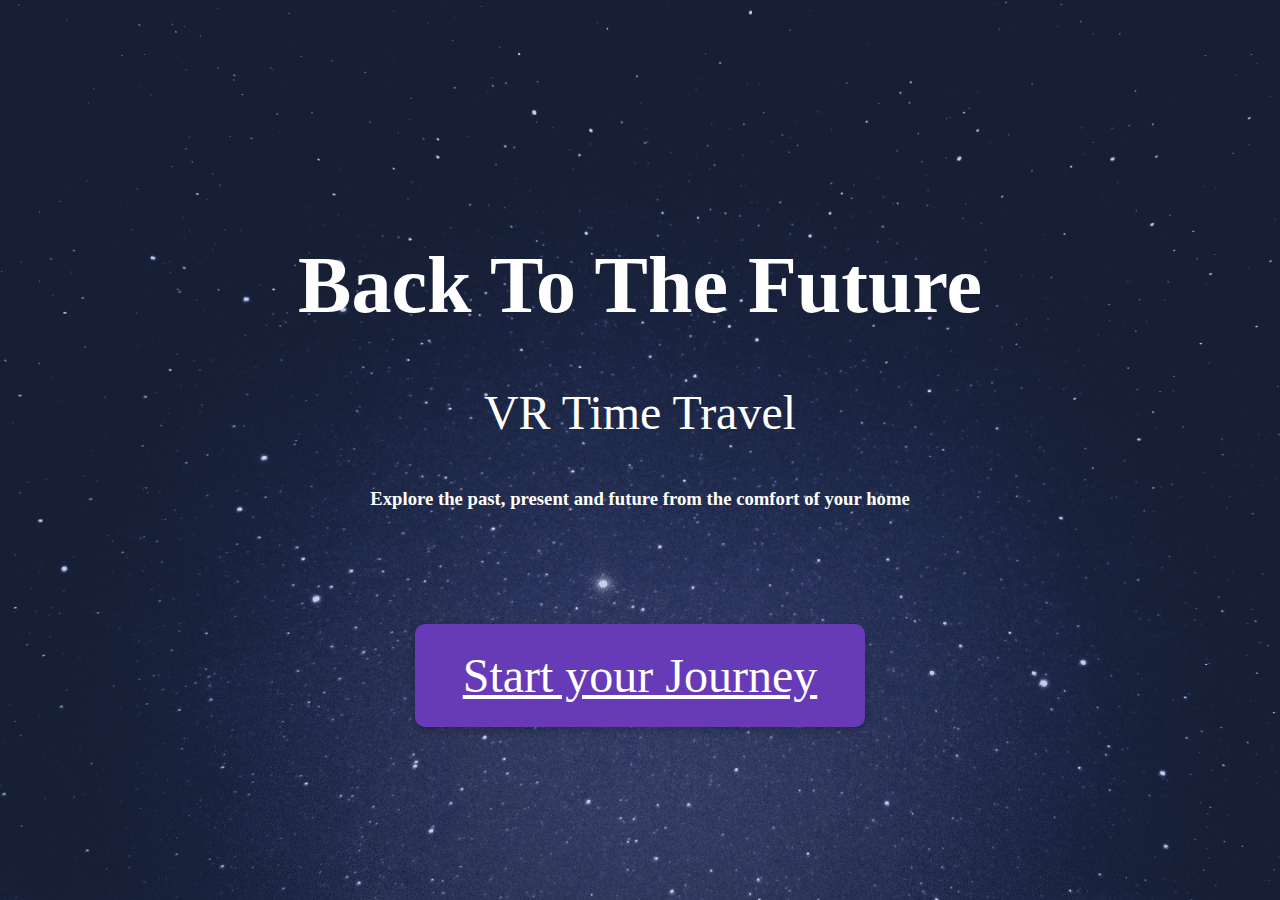
<file: index.htm>
<!doctype html>
<html lang="en">
    <head>
        <title>Welcome</title>
        <!-- Required meta tags -->
        <meta charset="utf-8" />
        <meta
            name="viewport"
            content="width=device-width, initial-scale=1, shrink-to-fit=no"
        />

        <!-- Bootstrap CSS v5.2.1 -->
        <link
            href="https://cdn.jsdelivr.net/npm/bootstrap@5.3.2/dist/css/bootstrap.min.css"
            rel="stylesheet"
            integrity="sha384-T3c6CoIi6uLrA9TneNEoa7RxnatzjcDSCmG1MXxSR1GAsXEV/Dwwykc2MPK8M2HN"
            crossorigin="anonymous"
        />
        <link href="./default.css"  rel="stylesheet" />
    </head>

    <body>
        <header>
            <!-- place navbar here -->
        </header>
        <main class="container">
            <h1 style="margin-top: 3em;">Back To The Future</h1>
            <h2>VR Time Travel</h2>
            <h3 >Explore the past, present and future from the comfort of your home</h3>
            <div class="button-container">
                <a href="signIn.html" class="btn start-button" style="margin-top: 2em;">Start your Journey</a>
            </div>
        </main>
        <footer>
            <!-- place footer here -->
        </footer>
        <!-- Bootstrap JavaScript Libraries -->
        <script src="https://cdn.jsdelivr.net/npm/@popperjs/core@2.11.8/dist/umd/popper.min.js"
            integrity="sha384-I7E8VVD/ismYTF4hNIPjVp/Zjvgyol6VFvRkX/vR+Vc4jQkC+hVqc2pM8ODewa9r"
            crossorigin="anonymous"></script>
        <script src="https://cdn.jsdelivr.net/npm/bootstrap@5.3.2/dist/js/bootstrap.min.js"
            integrity="sha384-BBtl+eGJRgqQAUMxJ7pMwbEyER4l1g+O15P+16Ep7Q9Q+zqX6gSbd85u4mG4QzX+"
            crossorigin="anonymous"></script>
    </body>
    </html>
</file>
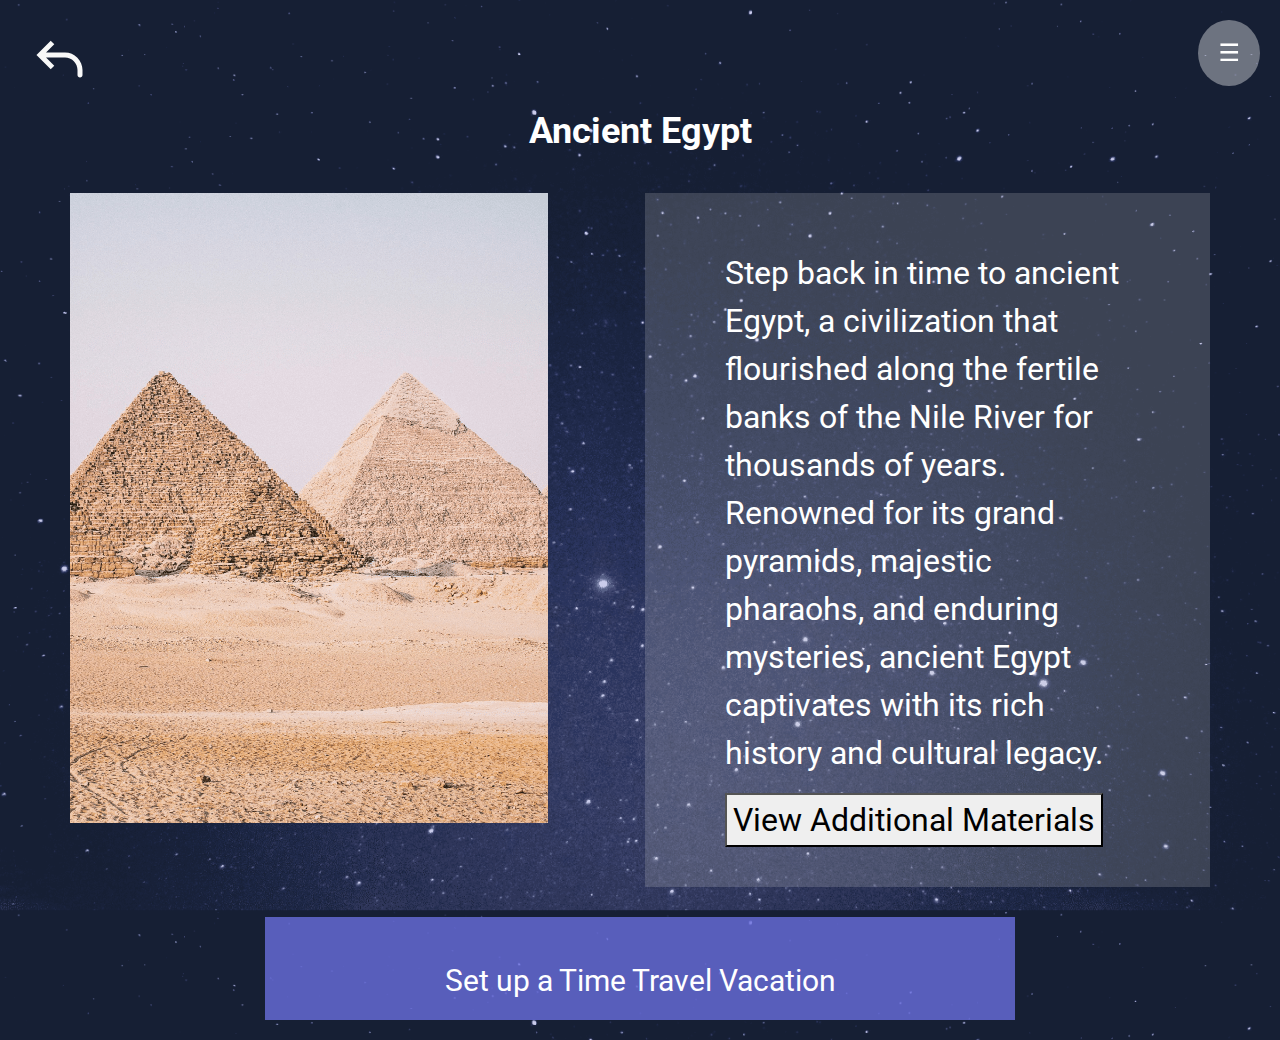
<file: index.html>
<!DOCTYPE html>
<!DOCTYPE html>
<html lang="en">
<head>
    <link href='https://fonts.googleapis.com/css?family=Roboto' rel='stylesheet'>
    <meta charset="UTF-8">
    <meta name="viewport" content="width=device-width, initial-scale=1.0">
    <title>Info</title>
    <link href="https://cdn.jsdelivr.net/npm/bootstrap@5.3.3/dist/css/bootstrap.min.css" rel="stylesheet" integrity="sha384-QWTKZyjpPEjISv5WaRU9OFeRpok6YctnYmDr5pNlyT2bRjXh0JMhjY6hW+ALEwIH" crossorigin="anonymous">
    <link href="./index.css"  rel="stylesheet" />
    <link rel="stylesheet" href="experience.css">
</head>
<body>

    <div class="floating-menu">
        <a href="#" class="menu-button">☰</a>
        <ul class="menu-list">
          <li><a href="Home.html">Home</a></li>
          <li><a href="History.html">History</a></li>
          <li><a href="Time.html">Favourites</a></li>
          <li><a href="profile.html">Profile</a></li>
        </ul>
      </div>
      <div id="moved-piece-container">
        <img src="public/external/letsiconsback2151-6au4.svg"
            alt="letsiconsback2151"
            class="infohub-letsiconsback img-fluid"/>
    </div>
  <div class="container">
    <div class="row ">
        <h1 class="text-center">Ancient Egypt</h1> <!-- Title centered -->
    </div>
    <div class="row col-no-gutters">
        <div class="col" style="padding: 0;">
            <img src="public/external/Pyramid.png" alt="Pyramid Image" class="img-fluid"> <!-- Image column -->
        </div>
        <div class="col" style="padding: 0;">
            <div class="decp-text">
            <div class="info-details mt-3">
                <p>
                    Step back in time to ancient Egypt, a civilization that flourished along the fertile banks of the Nile River for thousands of years. 
                    Renowned for its grand pyramids, majestic pharaohs, and enduring mysteries, ancient Egypt captivates with its rich history and cultural legacy.
                </p>
            </div>
            <button class="Additonal-button">
                <span class="addiotnal-text"><span>View Additional Materials</span></span>
            </button>
            </div>
        </div>
    </div>
    
  </div>
  <div class="Save-button"> <!-- Centered button -->
    <button class="Explore-button">
        <span class="Explore-text"><span>Set up a Time Travel Vacation</span></span>
    </button>
</div>

<script src="script.js"></script>
</body>
</html>
</file>
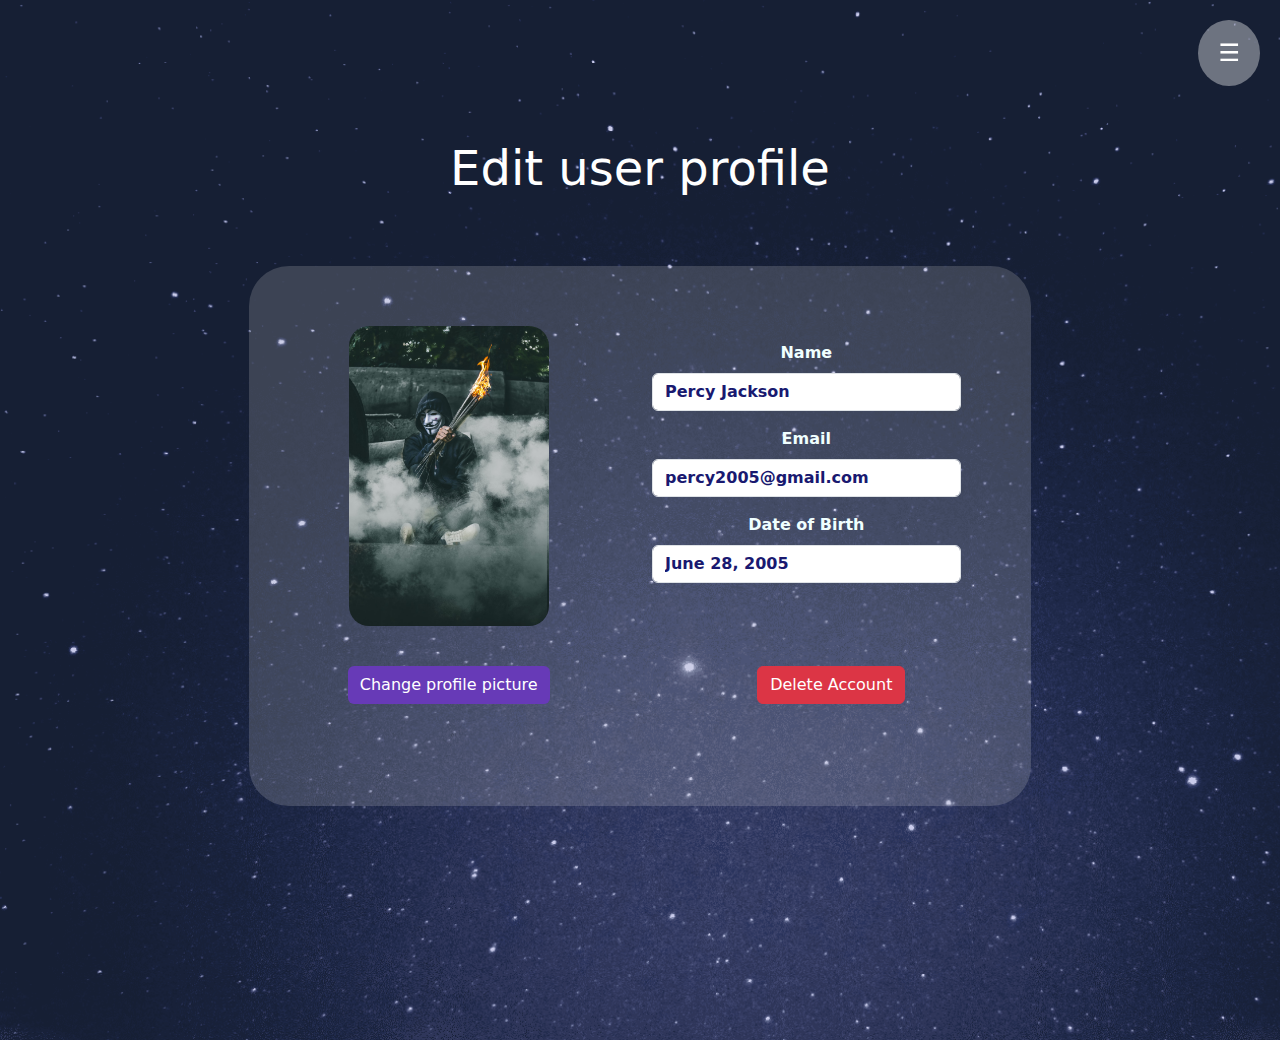
<file: editProfile.html>
<!DOCTYPE html>
<html lang="en">
<head>
    <link href='https://fonts.googleapis.com/css?family=Roboto' rel='stylesheet'>
    <meta charset="UTF-8">
    <meta name="viewport" content="width=device-width, initial-scale=1.0">
    <title>Edit Profile</title>
    <link href="https://cdn.jsdelivr.net/npm/bootstrap@5.3.3/dist/css/bootstrap.min.css" rel="stylesheet" integrity="sha384-QWTKZyjpPEjISv5WaRU9OFeRpok6YctnYmDr5pNlyT2bRjXh0JMhjY6hW+ALEwIH" crossorigin="anonymous">
    <link href="./History.css"  rel="stylesheet" />
    <link rel="stylesheet" href="editProfile.css">
    <link rel="stylesheet" href="default.css">
</head>
<body>

    <div class="floating-menu">
        <a href="#" class="menu-button">☰</a>
        <ul class="menu-list">
          <li><a href="Home.html">Home</a></li>
          <li><a href="History.html">History</a></li>
          <li><a href="">Favourites</a></li>
          <li><a href="profile.html">Profile</a></li>
        </ul>
      </div>

<div class="container">
    <h2>Edit user profile</h2> 
    
    <div class="container-time2">
        
        <div class="row">
            <div class="col">
                <img src="public\external\profile.avif" alt="Description of the image" class="img-profile">
            </div>
            <div class="col">
                <form class="frm">
                    <div class="mb-3">
                      <label for="userName" class="form-label">Name</label>
                      <input type="text" class="form-control" id="userName" value="Percy Jackson">
                    </div>
                    <div class="mb-3">
                      <label for="userEmail" class="form-label">Email</label>
                      <input type="email" class="form-control" id="userEmail" value="percy2005@gmail.com">
                    </div>
                    <div class="mb-3">
                      <label for="userDob" class="form-label">Date of Birth</label>
                      <input type="text" class="form-control" id="userDob" value="June 28, 2005">
                    </div>
                  </form>
            </div>
        </div>

        <div class="row">
            <div class="col" style="display: flex; justify-content: space-evenly;">
                <button class="btn btn-primary " type="button" style="background-color: #673AB7; border: none;">Change profile picture</button>
            </div>
            <div class="col">
                <a href="signUp.html" class="btn btn-danger" type="button" >Delete Account</a>
            </div>
        </div>

    </div>
    
</div>

<script src="https://cdn.jsdelivr.net/npm/bootstrap@5.3.3/dist/js/bootstrap.bundle.min.js" integrity="sha384-YvpcrYf0tY3lHB60NNkmXc5s9fDVZLESaAA55NDzOxhy9GkcIdslK1eN7N6jIeHz" crossorigin="anonymous"></script>
<script src="script.js"></script>
</body>
</html>
</file>
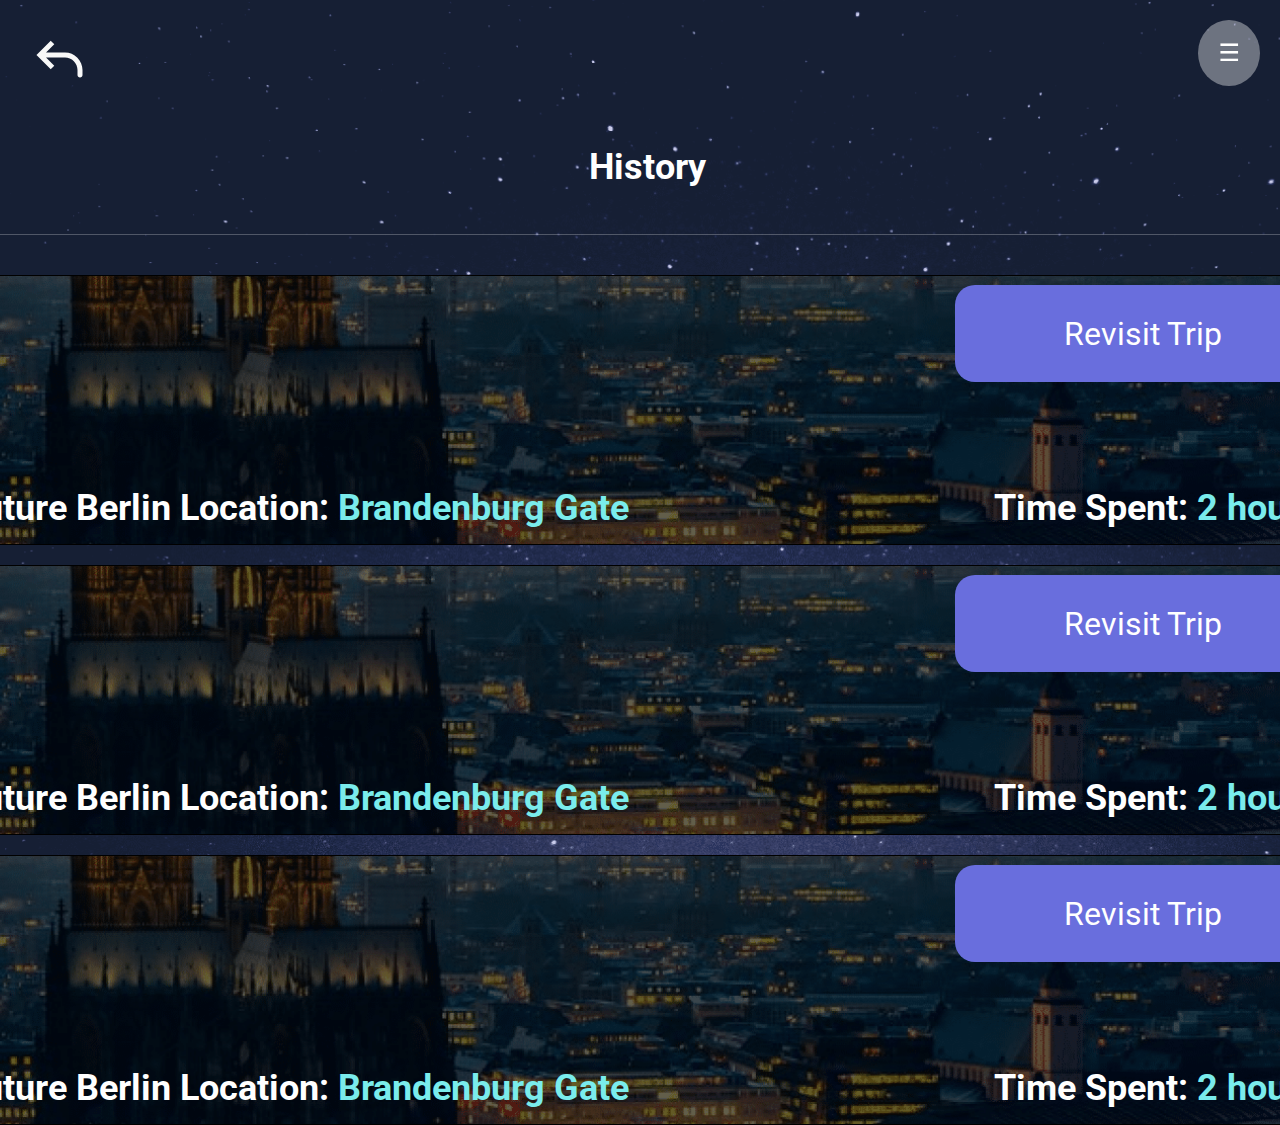
<file: History.html>
<!DOCTYPE html>
<html lang="en">
<head>
    <link href='https://fonts.googleapis.com/css?family=Roboto' rel='stylesheet'>
    <meta charset="UTF-8">
    <meta name="viewport" content="width=device-width, initial-scale=1.0">
    <title>History</title>
    <link href="https://cdn.jsdelivr.net/npm/bootstrap@5.3.3/dist/css/bootstrap.min.css" rel="stylesheet" integrity="sha384-QWTKZyjpPEjISv5WaRU9OFeRpok6YctnYmDr5pNlyT2bRjXh0JMhjY6hW+ALEwIH" crossorigin="anonymous">
    <link href="./History.css"  rel="stylesheet" />
    <link href="./default.css"  rel="stylesheet" />
   
</head>
<body>

    <div class="floating-menu">
        <a href="#" class="menu-button">☰</a>
        <ul class="menu-list">
          <li><a href="Home.html">Home</a></li>
          <li><a href="History.html">History</a></li>
          <li><a href="">Favourites</a></li>
          <li><a href="profile.html">Profile</a></li>
        </ul>
      </div>

        <div class="container">
        
            <div class="history-heading">
                <div id="moved-piece-container">
                    <img src="public/external/letsiconsback2151-6au4.svg"
                        alt="letsiconsback2151"
                        class="infohub-letsiconsback img-fluid"/>
                </div>
            
                <img   src="public/external/searchsmall2038-fgpk.svg" alt="Icon Left" class="history-icon-left">
                <span class="history-title">History</span>
                <img   src="public/external/dictationi2038-rpop.svg" alt="Icon Right" class="history-icon-right">

            </div>
            <hr class="white-line"> <!-- Adding the white line here -->
            <div class="row">
                <div class="col">
                    <div class="container-Frame">
                        <button class="history-button">
                            <span class="history-text"><span>Revisit Trip</span></span>
                        </button>
                        <span class="history-text01">
                            <span class="history-text011">Future Berlin Location:</span>
                            <span class="Color-History">Brandenburg Gate</span>
                        </span>
                        <span class="history-text02">
                            <span class="history-text21">Time Spent:</span>
                            <span class="Color-History">2 hours</span>
                        </span>
                    </div>
                </div>
            </div>
        <div class="row">
            <div class="col">
                <div class="container-Frame">
                    <button class="history-button">
                        <span class="history-text"><span>Revisit Trip</span></span>
                    </button>
                    <span class="history-text01">
                        <span class="history-text011">Future Berlin Location:</span>
                        <span class="Color-History">Brandenburg Gate</span>
                    </span>
                    <span class="history-text02">
                        <span class="history-text21">Time Spent:</span>
                        <span class="Color-History">2 hours</span>
                    </span>
                </div>
            </div>
        </div>
        <div class="row">
            <div class="col">
                <div class="container-Frame">
                    <button class="history-button">
                        <span class="history-text"><span>Revisit Trip</span></span>
                    </button>
                    <span class="history-text01">
                        <span class="history-text011">Future Berlin Location:</span>
                        <span class="Color-History">Brandenburg Gate</span>
                    </span>
                    <span class="history-text02">
                        <span class="history-text21">Time Spent:</span>
                        <span class="Color-History">2 hours</span>
                    </span>
                </div>
            </div>
        </div>
    </div>

    <script src="https://cdn.jsdelivr.net/npm/bootstrap@5.3.3/dist/js/bootstrap.bundle.min.js" integrity="sha384-YvpcrYf0tY3lHB60NNkmXc5s9fDVZLESaAA55NDzOxhy9GkcIdslK1eN7N6jIeHz" crossorigin="anonymous"></script>

    <script src="script.js"></script>
</body>
</html>
</file>
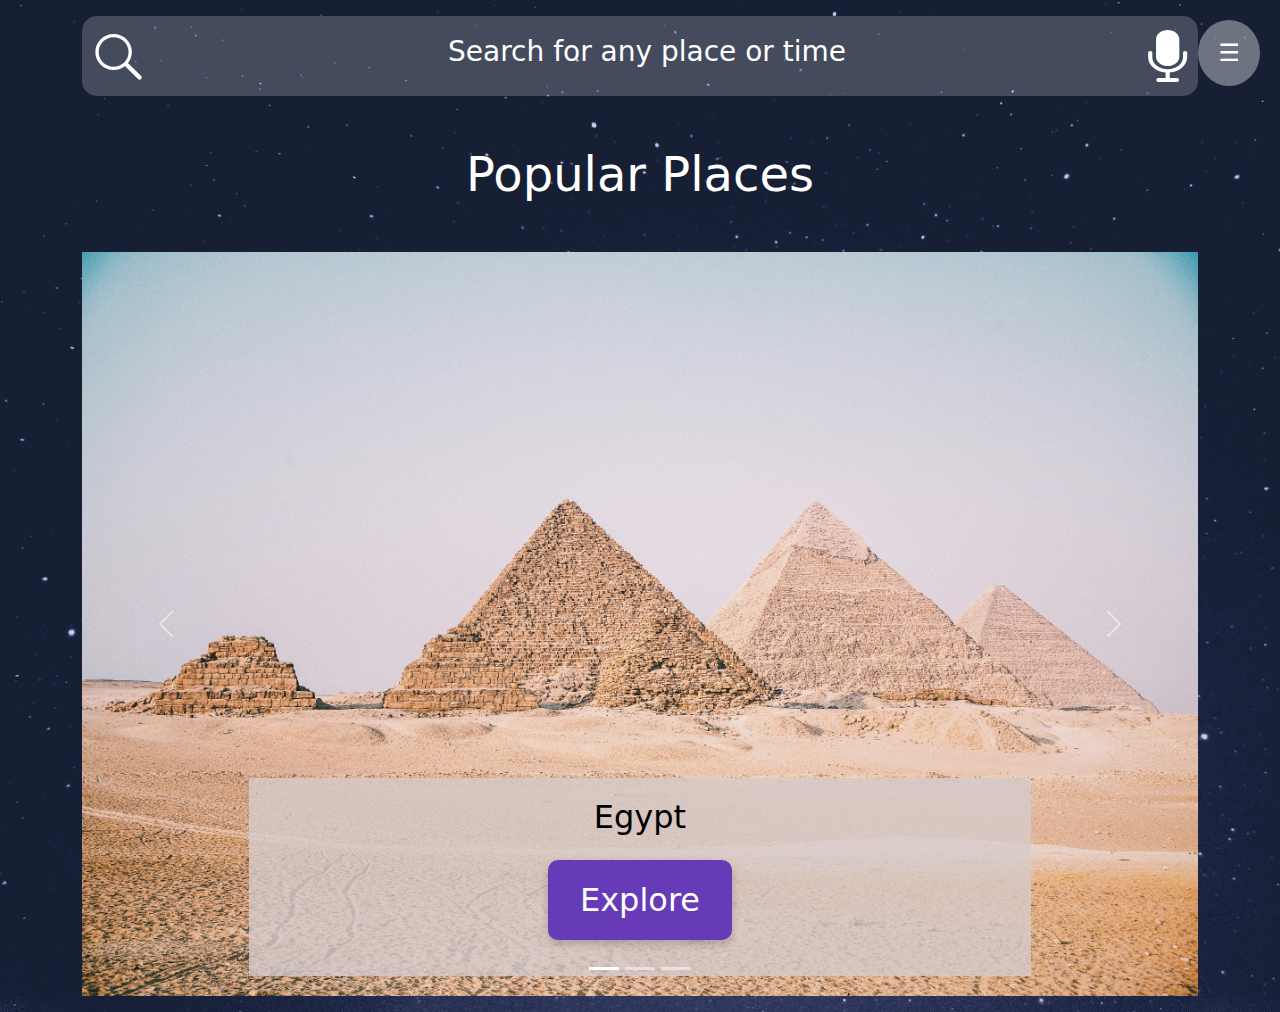
<file: Home.html>
<!doctype html>
<html lang="en">
    <head>
        <link href='https://fonts.googleapis.com/css?family=Roboto' rel='stylesheet'>
        <meta charset="UTF-8">
        <meta name="viewport" content="width=device-width, initial-scale=1.0">
        <title>Home</title>
        <link href="https://cdn.jsdelivr.net/npm/bootstrap@5.3.3/dist/css/bootstrap.min.css" rel="stylesheet" integrity="sha384-QWTKZyjpPEjISv5WaRU9OFeRpok6YctnYmDr5pNlyT2bRjXh0JMhjY6hW+ALEwIH" crossorigin="anonymous">
        <link href="./Home.css"  rel="stylesheet" />
        
    
        <link href="./default.css"  rel="stylesheet" />
    
       
    
    </head>
    <body>
<body>
    <header>
        <div class="floating-menu">
            <a href="#" class="menu-button">☰</a>
            <ul class="menu-list">
              <li><a href="Home.html">Home</a></li>
              <li><a href="History.html">History</a></li>
              <li><a href="">Favourites</a></li>
              <li><a href="profile.html">Profile</a></li>
            </ul>
          </div>
    
      
    </header>

    <main class="container text-center my-3">
      <div class="search">
        
        <img   src="public/external/searchsmall2038-fgpk.svg" alt="Icon Left" class="history-icon-left">
<h3>Search for any place or time</h3>
<img   src="public/external/dictationi2038-rpop.svg" alt="Icon Right" class="history-icon-right">


      </div>
        <div class="row">
            <div class="col">
                <h2>Popular Places</h2>
            
                <div id="myCarousel" class="carousel slide" data-bs-ride="carousel">
                    <!-- Indicators -->
                    <div class="carousel-indicators">
                      <button type="button" data-bs-target="#myCarousel" data-bs-slide-to="0" class="active" aria-current="true" aria-label="Slide 1"></button>
                      <button type="button" data-bs-target="#myCarousel" data-bs-slide-to="1" aria-label="Slide 2"></button>
                      <button type="button" data-bs-target="#myCarousel" data-bs-slide-to="2" aria-label="Slide 3"></button>
                    </div>
                  
                    <!-- Wrapper for slides -->
                    <div class="carousel-inner">
                        <div class="carousel-item active">
                          <img src="public/external/fullPyramid.jpg" alt="Pyramid" class="d-block w-100 h-40">
                          <div class="carousel-caption" style="background-color: rgba(214, 202, 202, 0.8)">
                              <h3 style="color: black; font-size:xx-large;">Egypt</h3>
                              <a href="information.html" class="btn start-button" style="font-size:xx-large;">Explore</a>
                            </div>
                        </div>
                    
                        <div class="carousel-item">
                          <img src="public/external/greece.jpg" alt="Sphinx" class="d-block w-100 h-50">
                          <div class="carousel-caption" style="background-color: rgba(214, 202, 202, 0.8)">
                              <h3 style="color: black; font-size:xx-large;">Greece</h3>
                              <a href="information.html" class="btn start-button" style="font-size:xx-large;">Explore</a>
                            </div>
                        </div>
                    
                        <div class="carousel-item">
                          <img src="public/external/italy.jpg" alt="Wall" class="d-block w-100 h-50">
                          <div class="carousel-caption" style="background-color: rgba(214, 202, 202, 0.8)">
                              <h3 style="color: black; font-size:xx-large;">Italy</h3>
                              <a href="information.html" class="btn start-button" style="font-size:xx-large;">Explore</a>
                             
                            </div>
                        </div>
                      </div>
                  
                    <!-- Left and right controls -->
                    <a class="carousel-control-prev" href="#myCarousel" role="button" data-bs-slide="prev">
                      <span class="carousel-control-prev-icon" aria-hidden="true"></span>
                      <span class="visually-hidden">Previous</span>
                    </a>
                    <a class="carousel-control-next" href="#myCarousel" role="button" data-bs-slide="next">
                      <span class="carousel-control-next-icon" aria-hidden="true"></span>
                      <span class="visually-hidden">Next</span>
                    </a>
                </div>
            </div>
        </div>
    </main>

    <footer>
        <!-- Footer goes here -->
    </footer>
    <script src="script.js"></script>

    <!-- Bootstrap Bundle with Popper -->
    <script src="https://cdn.jsdelivr.net/npm/bootstrap@5.3.2/dist/js/bootstrap.bundle.min.js"></script>
</body>
</html>
</file>
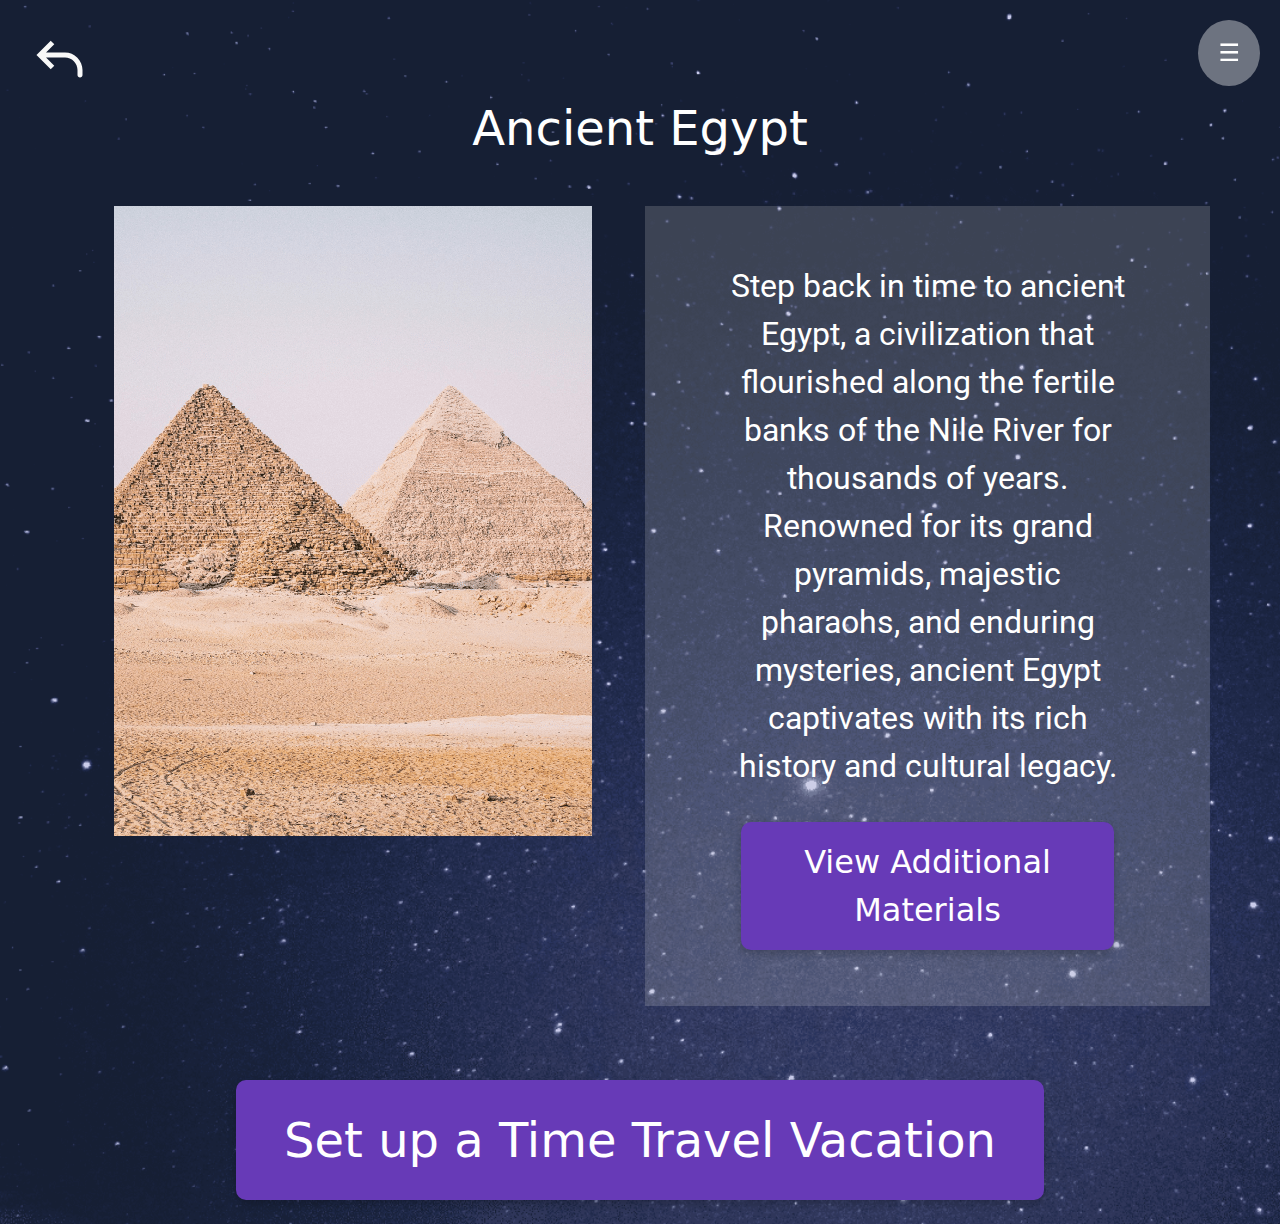
<file: information.html>
<!DOCTYPE html>
<!DOCTYPE html>
<html lang="en">
<head>
    <link href='https://fonts.googleapis.com/css?family=Roboto' rel='stylesheet'>
    <meta charset="UTF-8">
    <meta name="viewport" content="width=device-width, initial-scale=1.0">
    <title>Ancient Egypt</title>
    <link href="https://cdn.jsdelivr.net/npm/bootstrap@5.3.3/dist/css/bootstrap.min.css" rel="stylesheet" integrity="sha384-QWTKZyjpPEjISv5WaRU9OFeRpok6YctnYmDr5pNlyT2bRjXh0JMhjY6hW+ALEwIH" crossorigin="anonymous">
    <link href="./index.css"  rel="stylesheet" />
    
    <link rel="stylesheet" href="default.css">
</head>
<body>

    <div class="floating-menu">
        <a href="#" class="menu-button">☰</a>
        <ul class="menu-list">
          <li><a href="Home.html">Home</a></li>
          <li><a href="History.html">History</a></li>
          <li><a href="">Favourites</a></li>
          <li><a href="profile.html">Profile</a></li>
        </ul>
      </div>
      <div id="moved-piece-container">
        <a href="Home.html"><img src="public/external/letsiconsback2151-6au4.svg"
            alt="letsiconsback2151"
            class="infohub-letsiconsback img-fluid"/></a>
    </div>
  <div class="container">
    <div class="row ">
        <h2>Ancient Egypt</h2> <!-- Title centered -->
    </div>
    <div class="row col-no-gutters">
        <div class="col" style="padding: 0;">
            <img src="public/external/Pyramid.png" alt="Pyramid Image" class="img-fluid"> <!-- Image column -->
        </div>
        <div class="col" style="padding: 0;">
            <div class="decp-text">
            <div class="info-details mt-3">
                <p>
                    Step back in time to ancient Egypt, a civilization that flourished along the fertile banks of the Nile River for thousands of years. 
                    Renowned for its grand pyramids, majestic pharaohs, and enduring mysteries, ancient Egypt captivates with its rich history and cultural legacy.
                </p>
            </div>          
                <a href="" class="btn start-button" style="font-size:xx-large;">View Additional Materials</a>
            </div>
        </div>
    </div>
    
  </div>
  <div class="Save-button"> <!-- Centered button -->
    <a href="Time.html" class="btn start-button" >Set up a Time Travel Vacation</a>
</div>

<script src="script.js"></script>
</body>
</html>
</file>
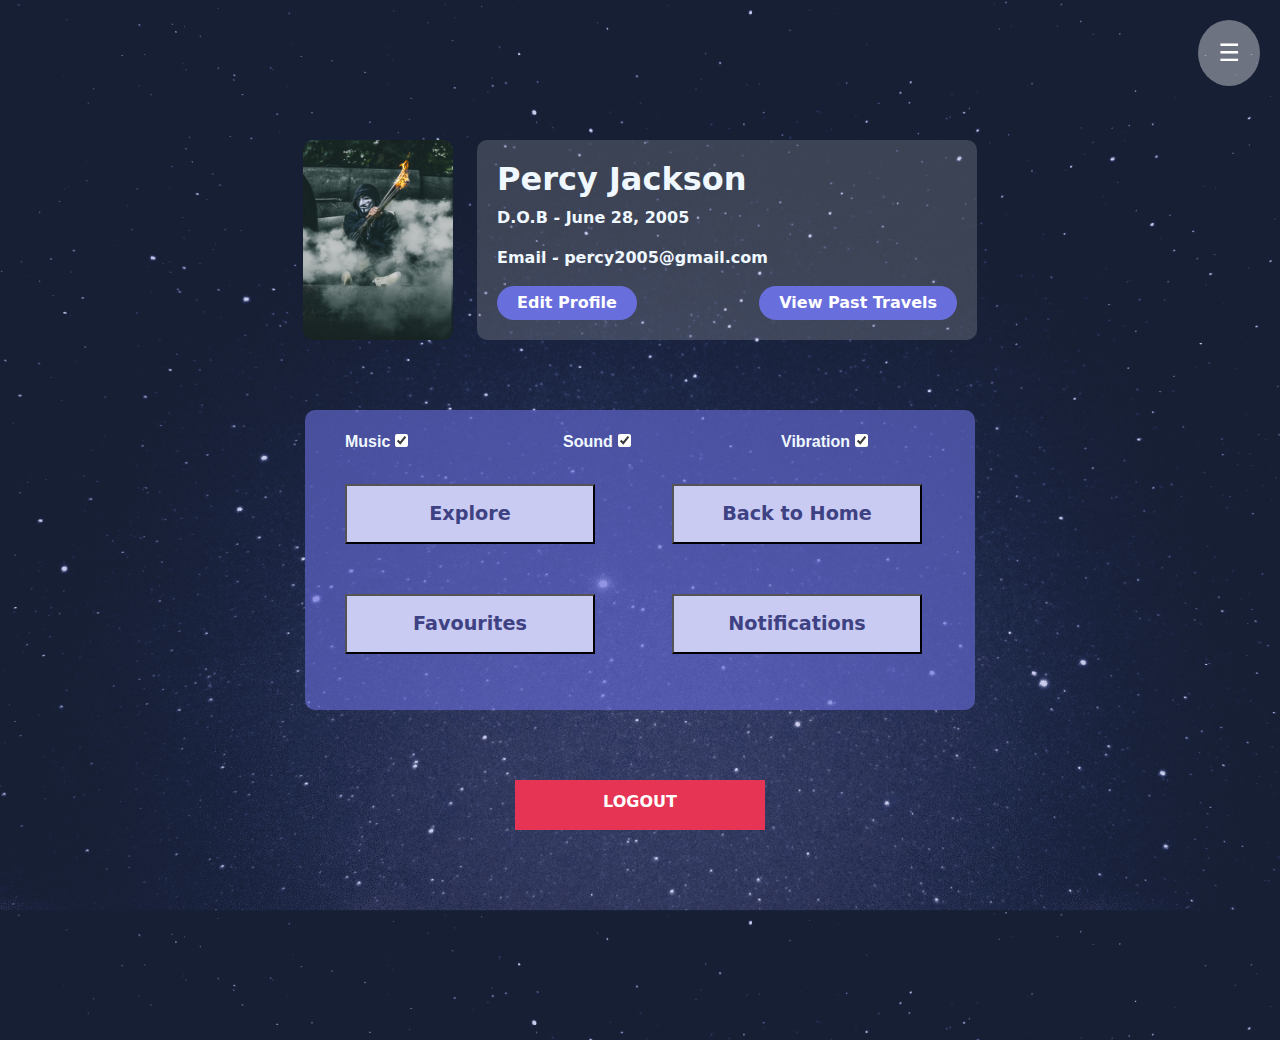
<file: profile.html>
<!DOCTYPE html>
<html lang="en">
<head>
    <link href='https://fonts.googleapis.com/css?family=Roboto' rel='stylesheet'>
    <meta charset="UTF-8">
    <meta name="viewport" content="width=device-width, initial-scale=1.0">
    <title>History</title>
    <link href="https://cdn.jsdelivr.net/npm/bootstrap@5.3.3/dist/css/bootstrap.min.css" rel="stylesheet" integrity="sha384-QWTKZyjpPEjISv5WaRU9OFeRpok6YctnYmDr5pNlyT2bRjXh0JMhjY6hW+ALEwIH" crossorigin="anonymous">
    <link href="./History.css"  rel="stylesheet" />
    <link rel="stylesheet" href="profile.css">
    <link rel="stylesheet" href="experience.css">
</head>
<body>

    <div class="floating-menu">
        <a href="#" class="menu-button">☰</a>
        <ul class="menu-list">
          <li><a href="Home.html">Home</a></li>
          <li><a href="History.html">History</a></li>
          <li><a href="">Favourites</a></li>
          <li><a href="profile.html">Profile</a></li>
        </ul>
      </div>

<div class="container">

    <div class="row">
        <div class="col">
            <img src="public\external\profile.avif" alt="Description of the image" class="img-profile">
        </div>
        <div class="col">
            <div class="profile-info">
                <h2 style="font-weight: bolder;">Percy Jackson</h2>
                <p>D.O.B - June 28, 2005</p>
                <p>Email - percy2005@gmail.com</p>
                <div class="button-container" style="display: flex; justify-content: space-between;">
                    <a href="editProfile.html" class="button-profile">Edit Profile</a>
                    <a href="History.html" class="button-profile">View Past Travels</a>
                </div>
            </div>
        </div>
    </div>
    
    <div class="container-time2">

        <div class="row">
            <div class="col">
                <label for="subscribe" class="check-options">Music</label>
                <input type="checkbox" style="accent-color: white;" id="subscribe" name="subscribe" checked>
            </div>
            <div class="col">
                <label for="subscribe" class="check-options">Sound</label>
                <input type="checkbox" style="accent-color: white;" id="subscribe" name="subscribe" checked>
            </div>
            <div class="col">
                <label for="subscribe" class="check-options">Vibration</label>
                <input type="checkbox" style="accent-color: white;" id="subscribe" name="subscribe" checked>
            </div>
        </div>
        
        <div class="row">
            <div class="col">
                <button class="options-button">Explore</button>
            </div>
            <div class="col">
                <button class="options-button">Back to Home</button>
            </div>
        </div>

        <div class="row">
            <div class="col">
                <button class="options-button">Favourites</button>
            </div>
            <div class="col">
                <button class="options-button">Notifications</button>
            </div>
        </div>

    </div>

    <div class="col">
        <a href="signIn.html" class="button-logout" type="button">LOGOUT</a>
    </div>
    
</div>

<script src="https://cdn.jsdelivr.net/npm/bootstrap@5.3.3/dist/js/bootstrap.bundle.min.js" integrity="sha384-YvpcrYf0tY3lHB60NNkmXc5s9fDVZLESaAA55NDzOxhy9GkcIdslK1eN7N6jIeHz" crossorigin="anonymous"></script>

<script src="script.js"></script>
</body>
</html>
</file>
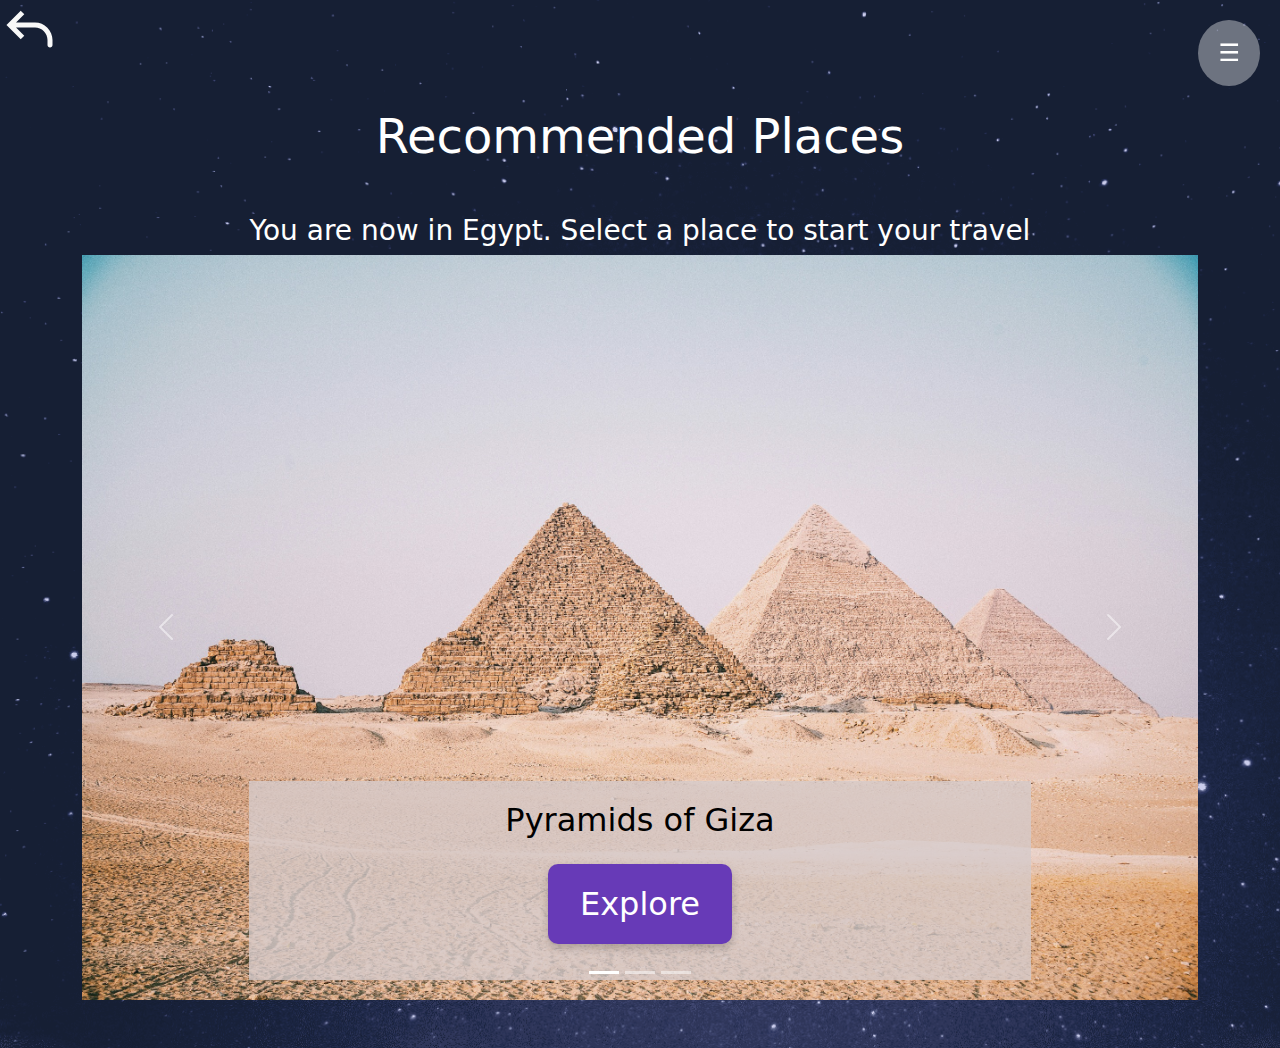
<file: recomendation.html>
<!doctype html>
<html lang="en">
<head>
    <title>Recommended Places</title>
    <!-- Required meta tags -->
    <meta charset="utf-8" />
    <meta name="viewport" content="width=device-width, initial-scale=1, shrink-to-fit=no" />

    <!-- Bootstrap CSS -->
    <link href="https://cdn.jsdelivr.net/npm/bootstrap@5.3.2/dist/css/bootstrap.min.css" rel="stylesheet" />
    <link href="./default.css" rel="stylesheet" />
</head>
<body>
    <header>
      <div class="heading">
        <img src="public/external/letsiconsback2151-6au4.svg"
        alt="letsiconsback2151"
        class="infohub-letsiconsback img-fluid"/>

        <div class="floating-menu">
          <a href="#" class="menu-button">☰</a>
          <ul class="menu-list">
            <li><a href="Home.html">Home</a></li>
            <li><a href="History.html">History</a></li>
            <li><a href="">Favourites</a></li>
            <li><a href="profile.html">Profile</a></li>
          </ul>
        </div>
  
    </div>
    </header>

    <main class="container text-center my-5">
        <div class="row">
            <div class="col">
                <h2>Recommended Places</h2>
                <h3>You are now in Egypt. Select a place to start your travel</h3>
                <div id="myCarousel" class="carousel slide" data-bs-ride="carousel">
                    <!-- Indicators -->
                    <div class="carousel-indicators">
                      <button type="button" data-bs-target="#myCarousel" data-bs-slide-to="0" class="active" aria-current="true" aria-label="Slide 1"></button>
                      <button type="button" data-bs-target="#myCarousel" data-bs-slide-to="1" aria-label="Slide 2"></button>
                      <button type="button" data-bs-target="#myCarousel" data-bs-slide-to="2" aria-label="Slide 3"></button>
                    </div>
                  
                    <!-- Wrapper for slides -->
                    <div class="carousel-inner">
                      <div class="carousel-item active">
                        <img src="public/external/fullPyramid.jpg" alt="Pyramid" class="d-block w-100 h-40">
                        
                        <div class="carousel-caption" style="background-color: rgba(214, 202, 202, 0.8)">
                          <h3 style="color: black; font-size:xx-large;">Pyramids of Giza</h3>
                          <a href="experience.html" class="btn start-button" style="font-size:xx-large;">Explore</a>
                         
                        </div>
                           
                      </div>
                  
                      <div class="carousel-item">
                        <img src="public/external/sphinx.jpg" alt="Sphinx" class="d-block w-100 h-50">
                        
                        <div class="carousel-caption" style="background-color: rgba(214, 202, 202, 0.8)">
                          <h3 style="color: black; font-size:xx-large;">Sphinx</h3>
                          <a href="experience.html" class="btn start-button" style="font-size:xx-large;">Explore</a>
                         
                        </div>
                        
                      </div>
                  
                      <div class="carousel-item">
                        <img src="public/external/wall.jpg" alt="Wall" class="d-block w-100 h-50">
                        <div class="carousel-caption" style="background-color: rgba(214, 202, 202, 0.8)">
                          <h3 style="color: black; font-size:xx-large;">Wall</h3>
                          <a href="experience.html" class="btn start-button" style="font-size:xx-large;">Explore</a>
                         
                        </div>
                            
                      </div>
                    </div>
                  
                    <!-- Left and right controls -->
                    <a class="carousel-control-prev" href="#myCarousel" role="button" data-bs-slide="prev">
                      <span class="carousel-control-prev-icon" aria-hidden="true"></span>
                      <span class="visually-hidden">Previous</span>
                    </a>
                    <a class="carousel-control-next" href="#myCarousel" role="button" data-bs-slide="next">
                      <span class="carousel-control-next-icon" aria-hidden="true"></span>
                      <span class="visually-hidden">Next</span>
                    </a>
                </div>
            </div>
        </div>
    </main>

    <footer>
        <!-- Footer goes here -->
    </footer>
    <script src="script.js"></script>
    <!-- Bootstrap Bundle with Popper -->
    <script src="https://cdn.jsdelivr.net/npm/bootstrap@5.3.2/dist/js/bootstrap.bundle.min.js"></script>
</body>
</html>
</file>
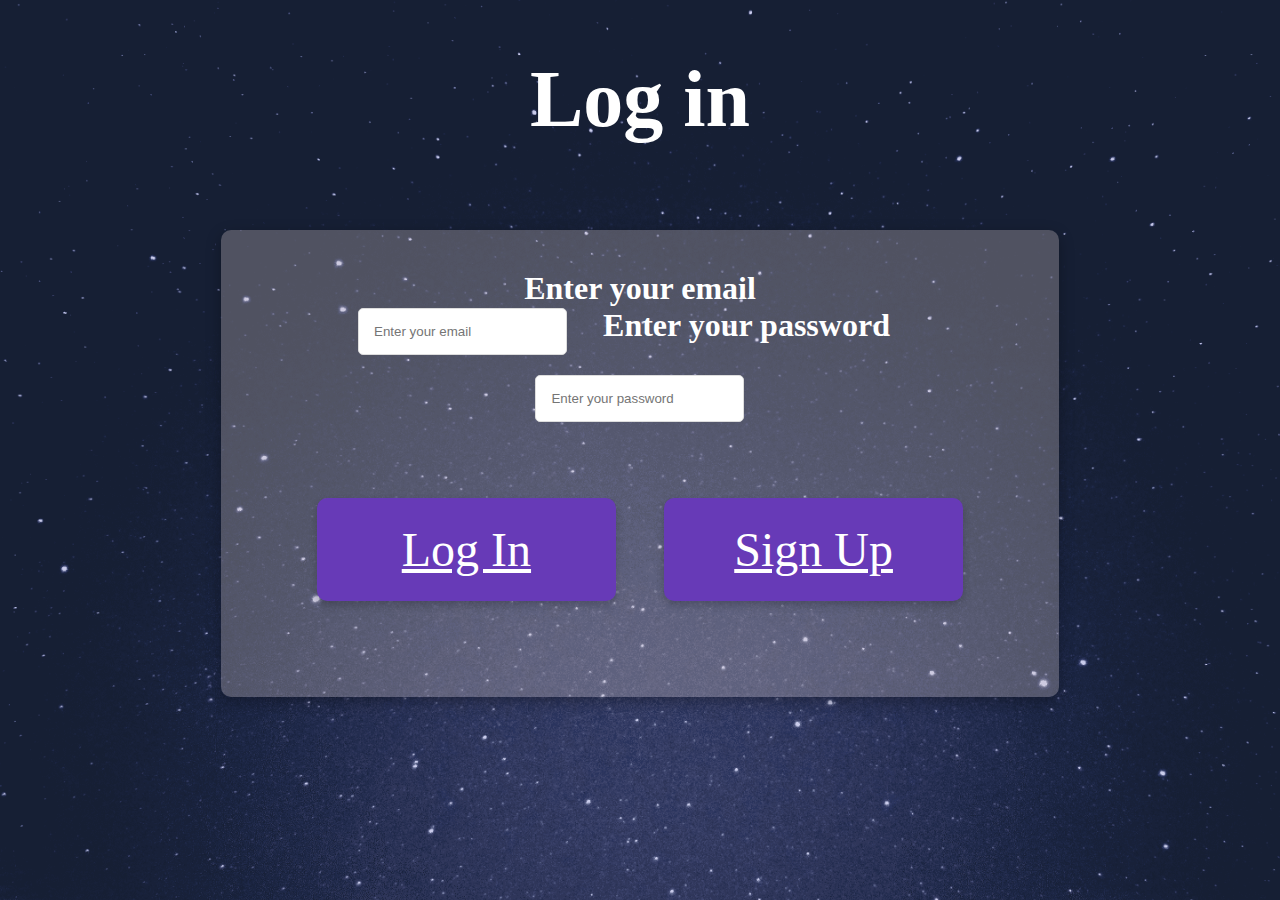
<file: signIn.html>
<!doctype html>
<html lang="en">
    <head>
        <title>Log in</title>
        <!-- Required meta tags -->
        <meta charset="utf-8" />
        <meta
            name="viewport"
            content="width=device-width, initial-scale=1, shrink-to-fit=no"
        />

        <!-- Bootstrap CSS v5.2.1 -->
        <link
            href="https://cdn.jsdelivr.net/npm/bootstrap@5.3.2/dist/css/bootstrap.min.css"
            rel="stylesheet"
            integrity="sha384-T3c6CoIi6uLrA9TneNEoa7RxnatzjcDSCmG1MXxSR1GAsXEV/Dwwykc2MPK8M2HN"
            crossorigin="anonymous"
        />
        <link href="./default.css"  rel="stylesheet" />
    </head>

    <body>
        
            <h1>Log in</h1>
            
            <form class="form-container">
            <div class="login-container">
                <label for="email" style="font-size: 2em ; font-weight: bold; margin: 1em; margin-top: 0.5em;">Enter your email</label><br>
                <input type="email" class="form-control login-input" id="email" placeholder="Enter your email" required />
                <label for="password" style="font-size: 2em ; font-weight: bold; margin: 1em;">Enter your password</label><br>
                <input type="password" class="form-control login-input" id="password" placeholder="Enter your password" required />
                <div style="display: flex; flex-direction: row;  justify-content: space-between; margin: 2em;" >
                <a href="Home.html" class="btn start-button"  style="width: 50%;">Log In</a>
                <a href="signUp.html" class="btn start-button" style="width: 50%;">Sign Up</a>
            </div>
            </div>
            
            </form>
        
        <!-- Bootstrap JavaScript Libraries -->
        <script src="https://cdn.jsdelivr.net/npm/@popperjs/core@2.11.8/dist/umd/popper.min.js"
            integrity="sha384-I7E8VVD/ismYTF4hNIPjVp/Zjvgyol6VFvRkX/vR+Vc4jQkC+hVqc2pM8ODewa9r"
            crossorigin="anonymous"></script>
        <script src="https://cdn.jsdelivr.net/npm/bootstrap@5.3.2/dist/js/bootstrap.min.js"
            integrity="sha384-BBtl+eGJRgqQAUMxJ7pMwbEyER4l1g+O15P+16Ep7Q9Q+zqX6gSbd85u4mG4QzX+"
            crossorigin="anonymous"></script>
    
    </body>
</html>
</file>
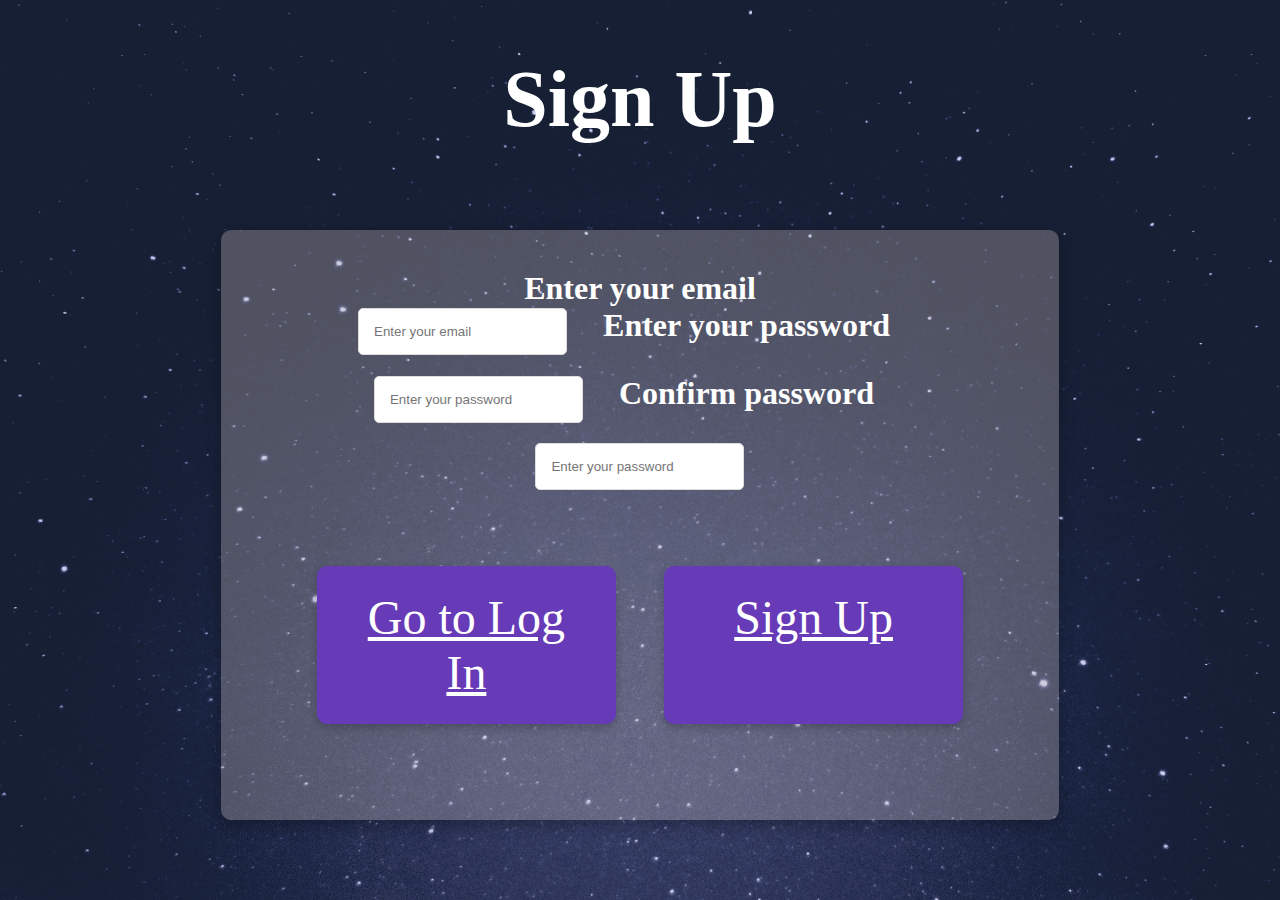
<file: signUp.html>
<!doctype html>
<html lang="en">
    <head>
        <title>Sign up</title>
        <!-- Required meta tags -->
        <meta charset="utf-8" />
        <meta
            name="viewport"
            content="width=device-width, initial-scale=1, shrink-to-fit=no"
        />

        <!-- Bootstrap CSS v5.2.1 -->
        <link
            href="https://cdn.jsdelivr.net/npm/bootstrap@5.3.2/dist/css/bootstrap.min.css"
            rel="stylesheet"
            integrity="sha384-T3c6CoIi6uLrA9TneNEoa7RxnatzjcDSCmG1MXxSR1GAsXEV/Dwwykc2MPK8M2HN"
            crossorigin="anonymous"
        />
        <link href="./default.css"  rel="stylesheet" />
    </head>

    <body>
        
            <h1>Sign Up</h1>
            
            <form class="form-container" >
            <div class="login-container">
                <label for="email" style="font-size: 2em ; font-weight: bold; margin: 1em; margin-top: 0.5em;">Enter your email</label><br>
                <input type="email" class="form-control login-input" id="email" placeholder="Enter your email" required />
                <label for="password" style="font-size: 2em ; font-weight: bold; margin: 1em;">Enter your password</label><br>
                <input type="password" class="form-control login-input" id="password" placeholder="Enter your password" required />
                <label for="password" style="font-size: 2em ; font-weight: bold; margin: 1em;">Confirm password</label><br>
                <input type="password" class="form-control login-input" id="password" placeholder="Enter your password" required />

                <div style="display: flex; flex-direction: row;  justify-content: space-between; margin: 2em;" >
                <a href="signIn.html" class="btn start-button" style="width: 50%;">Go to Log In</a>
                <a href="Home.html" class="btn start-button" style="width: 50%;">Sign Up</a>
                </div>
            </div>
            
            </form>
        
        <!-- Bootstrap JavaScript Libraries -->
        <script src="https://cdn.jsdelivr.net/npm/@popperjs/core@2.11.8/dist/umd/popper.min.js"
            integrity="sha384-I7E8VVD/ismYTF4hNIPjVp/Zjvgyol6VFvRkX/vR+Vc4jQkC+hVqc2pM8ODewa9r"
            crossorigin="anonymous"></script>
        <script src="https://cdn.jsdelivr.net/npm/bootstrap@5.3.2/dist/js/bootstrap.min.js"
            integrity="sha384-BBtl+eGJRgqQAUMxJ7pMwbEyER4l1g+O15P+16Ep7Q9Q+zqX6gSbd85u4mG4QzX+"
            crossorigin="anonymous"></script>
    
    </body>
</html>
</file>
<file: default.css>
body {
    
    background-image: url("public/external/unsplashqfjsiok61xa4915-6k1-1100h.png");
    background-size: cover;
    color: white;
    text-align: center;
    justify-content: center;
}

h1 {
    font-size: 5rem;
    /* adjust as needed */
}

h2 {
    font-size: 3rem;
    font-weight: normal;
    margin-bottom: 1em; /* adjust as needed */
}

.button-container {
    display: flex;
    justify-content: center;
}

.start-button {
    background-color: #673AB7; /* purple color */
    color: white;
    border: none;
    padding:  0.5em 1em;
    margin: 0.5em;
    font-size: 3rem;
    border-radius: 10px;
    box-shadow: 0 4px 8px rgba(0, 0, 0, 0.2);
    transition: background-color 0.3s;
   
    
}

.start-button:hover {
    background-color: #5e35b1; /* slightly darker purple on hover */
}

.login-input {
    border: 1px solid #DDD;
    border-radius: 5px;
    margin-bottom: 20px;
    color: white;
    padding: 15px;
   
}

.login-container {
    background: rgba(214, 202, 202, 0.3); /* Translucent background */
    padding: 40px;
    margin: 2em;
    border-radius: 10px;
    box-shadow: 0 5px 15px rgba(0, 0, 0, 0.3);
    width: 60%; 
    height:40%;
  
}

.form-container {
    display: flex;
    flex-direction: column;
    align-items: center;
    justify-content: center;
}

.heading {
    display: flex;
justify-content: space-between;  
 align-items: center;
  
    border: 2px red;
}

.floating-menu {
    position:fixed;
    top: 20px;
    right: 20px;
    background-color: #FFFFFF60;
    color: white;
    border-radius: 50%;
    text-align: center;
  }
  
  .menu-button {
    display: block;
    padding: 15px 20px;
    color: white;
    text-decoration: none;
    font-size: 24px; 
  }
  
  .menu-list {
    display: none;
    list-style: none;
    padding: 10px;
    margin: 0;
    margin-top: 10px;
    background-color: #ffffff;
    border-radius: 5px;
  }
  
  .menu-list li a {
    display: block;
    padding: 10px;
    color: black;
    text-decoration: none;
  }
  
  .menu-list li a:hover {
    background-color: #ffffff60;
  }
</file>
<file: index.css>
body {
  background-image: url("public/external/unsplashqfjsiok61xa4915-6k1-1100h.png");
  background-size: cover;

}.container {
  display: flex;
  flex-direction: column;
  align-items: center;
  margin-top: 100px;
 
}
.row{
  display: flex;
  gap: 10px;
}


.text-center{
  font-family: 'Roboto';font-size: 36px;
  font-weight: bold;
  color: white;
  margin-bottom: 40px;
  margin-top: 10px;
  align-items: center;
}
.info-details{
  font-family: 'Roboto';font-size: 32px;

  color: white;
  position: relative;
}
.decp-text {
  background-color: rgba(217, 217, 217, 0.2); 
  padding-left: 80px; /* Padding from left side */
  padding-right: 80px; /* Padding from right side */
  padding-top: 40px; /* Padding from top */
  padding-bottom: 40px; /* Padding from bottom */
}

.addiotnal-text{
  font-family: 'Roboto';font-size: 32px;

}
.Save-button {
  display: flex; /* Make the container a flexbox */
  align-items: center; /* Center vertically */
  justify-content: center; /* Center horizontally */
  margin-top: 50px; /* Add margin from the top */
  
}
.Explore-button{
  width: 750px;
  height: 103px;
  background-color: rgba(105, 110, 221, 0.8 );
  font-family: 'Roboto';font-size: 30px;
  border: none; 
  color: white;
  position: relative;;
  bottom: 20px;
  text-align: center;
  text-decoration: none;
  padding-top: 25px;
}
#moved-piece-container {
  position: absolute;
  top: 30px;
  left: 30px;
}
</file>
<file: experience.css>
.floating-menu {
    position:fixed;
    top: 20px;
    right: 20px;
    background-color: #FFFFFF60;
    color: white;
    border-radius: 50%;
    text-align: center;
  }
  
  .menu-button {
    display: block;
    padding: 15px 20px;
    color: white;
    text-decoration: none;
    font-size: 24px; 
  }
  
  .menu-list {
    display: none;
    list-style: none;
    padding: 10px;
    margin: 0;
    margin-top: 10px;
    background-color: #ffffff;
    border-radius: 5px;
  }
  
  .menu-list li a {
    display: block;
    padding: 10px;
    color: black;
    text-decoration: none;
  }
  
  .menu-list li a:hover {
    background-color: #ffffff60;
  }

  .control-back{
    position:fixed;
    bottom: 20px;
    left: 20px;
    background-color: #FFFFFF60;
    color: white;
    border-radius: 50%;
    text-align: center;
  }

  .control-button{
    display: block;
    padding: 15px 15px;
    color: white;
    text-decoration: none;
    font-size: 24px;
    font-weight: bolder; 
  }

  .control-forward{
    position:fixed;
    bottom: 20px;
    right: 20px;
    background-color: #FFFFFF60;
    color: white;
    border-radius: 50%;
    text-align: center;
  }

  body, html {
    margin: 0;
    padding: 0;
    height: 100%;
}

.video-background {
    position: fixed; 
    right: 0;
    bottom: 0;
    min-width: 100%; 
    min-height: 100%;
    width: auto; 
    height: auto;
    z-index: -100; 
    background: no-repeat;
    background-size: cover;
    overflow: hidden;
}
</file>
<file: History.css>
.history-heading {
   display: flex;
   justify-content: space-between;
   gap:40px;
    width: 1400px;
    border: 2px red;
}
.white-line {
    
    height: 2px;
    background-color: white;
    width: 1400px; 
    margin: 20px 0;
}

.container {
    display: flex;
    flex-direction: column;
    align-items: center;
    gap:20px;
    height: 100vh;
    margin-top: 140px;
}

.container-Frame {
    position: relative; /* Add relative positioning to the container frame */
    width: 1400px;
    height: 270px;
    background-color: rgba(0, 0, 0, 50);
    border: 1px solid black;
    background-image: url("public/external/BERLIN.PNG");
    background-size: cover;
}

.history-button {
    width: 375px;
    background-color: rgba(105, 110, 221 )
    ;
    height: 97px;
    font-family: 'Roboto';font-size: 32px;
    color: white;
    border-radius: 20px;
    position: absolute;
    right: 9px; 
    top: 9px;
    border: none; /* This removes the border line */
  
}
.history-text01{
    position: absolute;
    left: 22px;
    bottom: 9px;
    font-family: 'Roboto';font-size: 36px;
    font-weight: bold;
    color: white;
}
.history-text02{
    position: absolute;
    right: 20px;
    bottom: 9px;
    font-family: 'Roboto';font-size: 36px;
    font-weight: bold;
    color: white;
}
.Color-History{
    color: #7aecec;
}
.history-title{
    font-family: 'Roboto';font-size: 36px;
    font-weight: bold;
    color: white;
    align-items: center;
}
#moved-piece-container {
    position: absolute;
    top: 30px;
    left: 30px;
}
</file>
<file: editProfile.css>
.container-time2{
    width: 70%;
    height: 60%;
    border-radius: 40px;
    background-color: rgba(217, 217, 217, 0.2); /* 20% opaque grey */
    padding: 20px;
   
}


.img-profile{
    width: 200px;
    margin: 40px;
    border-radius: 20px;
}

.frm{
    margin-top: 55px;
    margin-right: 50px;
}

.form-label{
    color: azure;
    font-weight: bold;
}

.form-control{
    color:midnightblue;
    font-weight: bold;
}
</file>
<file: Home.css>
.search {
    width: 100%;
    height: 5em;
    border-radius: 15px;
    border: none;
    background-color: rgba(255, 255, 255, 0.2);
    display: flex;
    justify-content: space-between;
    align-items: center;
  
    padding: 10px;
    margin-bottom: 50px;
}
</file>
<file: profile.css>
body {
    background-image: url("public/external/unsplashqfjsiok61xa4915-6k1-1100h.png");
    background-size: cover;
  
  }
.container-time2{
    width: 670px;
    height: 300px;
    border-radius: 10px;
    background-color: rgba(105, 110, 221, 0.6); /* 20% opaque grey */
    padding: 20px;
    margin: 50px
}

.container-profile{
    width: 1381px;
    height: 100%;
    background-color: black;
    background-image: url("public/external/Time.png");
    display: flex;
    justify-content: space-between;
}
    
.column-heading{
    font-size: 32px;
    color: white;
    font-weight: bold;
}

.column-text{
    font-size: 32px;
    color: white ;
}

.img-profile{
    width: 150px;
    height: 200px;
    border-radius: 10px;
}

.frm{
    margin-top: 55px;
    margin-right: 50px;
}

.form-label{
    color: azure;
    font-weight: bold;
}

.form-control{
    color:midnightblue;
    font-weight: bold;
}

.profile-info{
    width: 500px;
    height: 200px;
    border-radius: 10px;
    background-color: rgba(217, 217, 217, 0.2); /* 20% opaque grey */
    padding: 20px;
    color: aliceblue;
    font-weight: bold;
}

.button-profile{
    background-color: #696EDD;
   
    border-radius: 52px;
    color: white;
    font-weight:600;
    padding-left: 20px;
    padding-right: 20px;
    padding-top: 5px;
    padding-bottom: 5px;
}

.check-options{
    margin-left: 20px;
    color: aliceblue;
    font-family:Verdana, Geneva, Tahoma, sans-serif;
    font-weight:800;
}

.options-button{
    background-color: #C9CBF2;
    margin: 20px;
    width: 250px;
    height: 60px;
    margin-top: 30px;
    color: #3E4182;
    font-weight:bold;
    font-size: larger;
}

.button-logout{
    width: 250px;
    height: 50px;
    margin-bottom: 40px;
    background-color: #E63454;
    color: white;
    font-weight: bolder;
    text-align: center;
    padding-top: 10px;
}

a{
    text-decoration: none;
}
</file>
